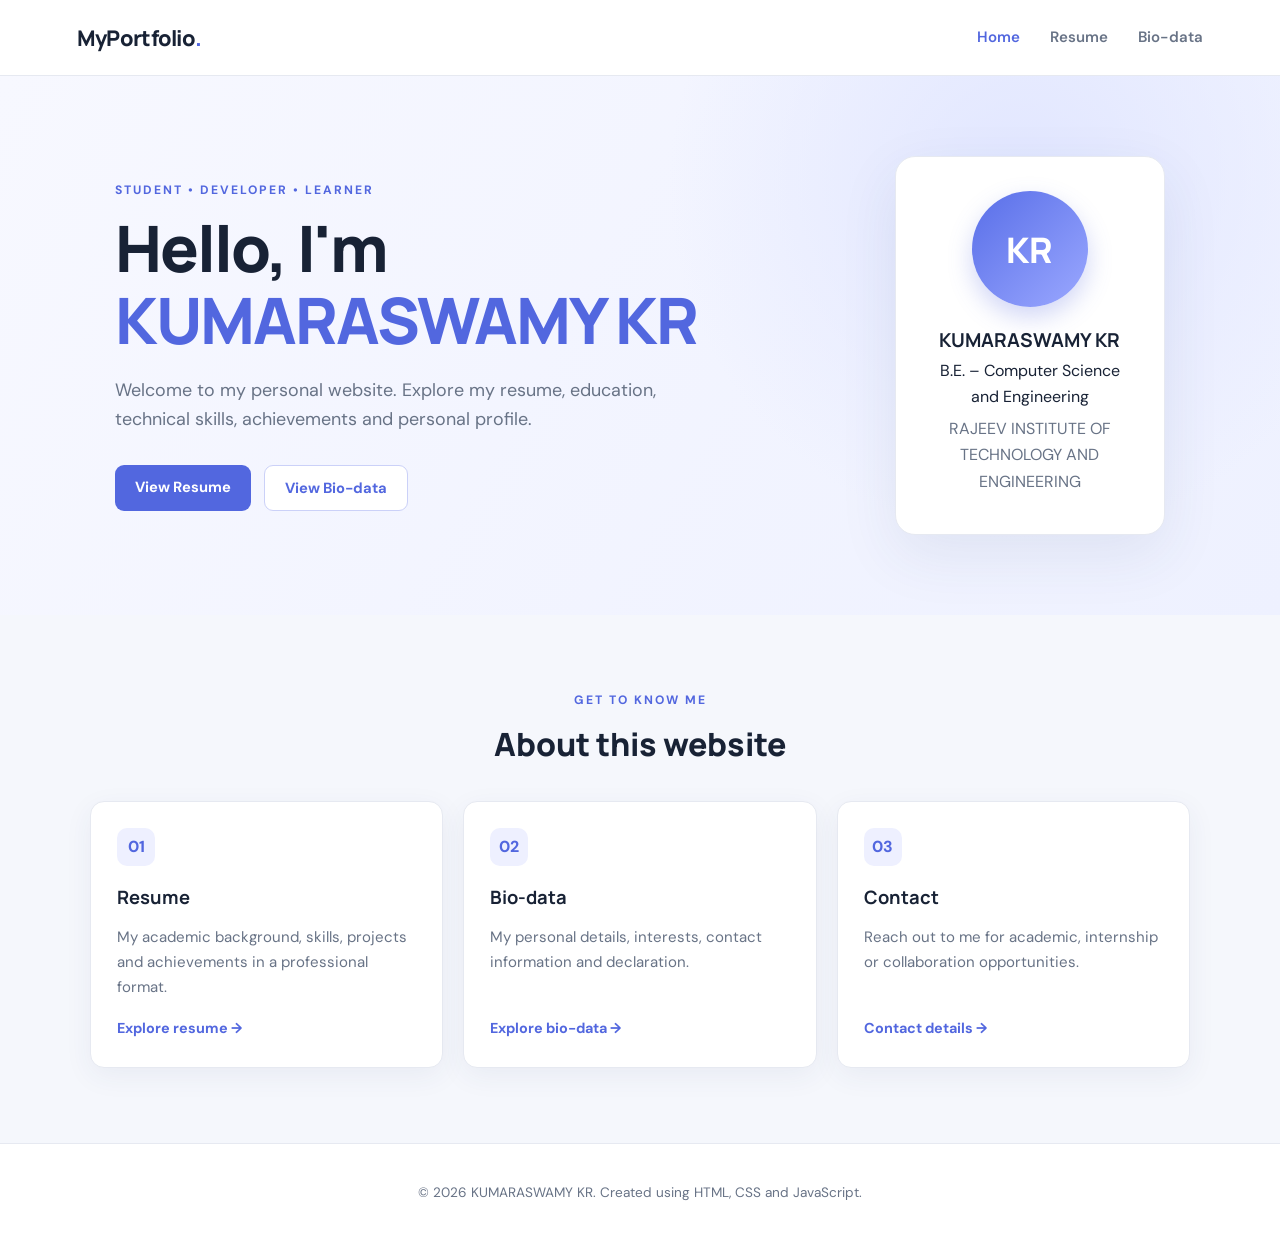
<file: index.html>
<!DOCTYPE html>
<html lang="en">
<head>
  <meta charset="UTF-8">
  <meta name="viewport" content="width=device-width, initial-scale=1.0">
  <meta name="description" content="Student portfolio, resume and bio-data website">
  <title>Home | Student Portfolio</title>
  <link rel="stylesheet" href="style.css">
  <script src="script.js" defer></script>
</head>
<body>
  <header class="site-header">
    <a class="brand" href="index.html">MyPortfolio<span>.</span></a>
    <button class="menu-toggle" aria-label="Toggle navigation" aria-expanded="false">☰</button>
    <nav class="nav" aria-label="Main navigation">
      <a class="active" href="index.html">Home</a>
      <a href="resume.html">Resume</a>
      <a href="biodata.html">Bio-data</a>
    </nav>
  </header>

  <main>
    <section class="hero">
      <div class="hero-content">
        <p class="eyebrow">STUDENT • DEVELOPER • LEARNER</p>
        <h1>Hello, I'm <span>KUMARASWAMY KR</span></h1>
        <p class="hero-text">Welcome to my personal website. Explore my resume, education, technical skills, achievements and personal profile.</p>
        <div class="actions">
          <a class="button primary" href="resume.html">View Resume</a>
          <a class="button secondary" href="biodata.html">View Bio-data</a>
        </div>
      </div>
      <div class="profile-card">
        <div class="avatar" aria-hidden="true">KR</div>
        <h2>KUMARASWAMY KR</h2>
        <p>B.E. – Computer Science and Engineering</p>
        <p class="muted">RAJEEV INSTITUTE OF TECHNOLOGY AND ENGINEERING</p>
      </div>
    </section>

    <section class="section">
      <div class="section-heading">
        <p class="eyebrow">GET TO KNOW ME</p>
        <h2>About this website</h2>
      </div>
      <div class="feature-grid">
        <article class="feature-card"><div class="feature-icon">01</div><h3>Resume</h3><p>My academic background, skills, projects and achievements in a professional format.</p><a href="resume.html">Explore resume →</a></article>
        <article class="feature-card"><div class="feature-icon">02</div><h3>Bio-data</h3><p>My personal details, interests, contact information and declaration.</p><a href="biodata.html">Explore bio-data →</a></article>
        <article class="feature-card"><div class="feature-icon">03</div><h3>Contact</h3><p>Reach out to me for academic, internship or collaboration opportunities.</p><a href="biodata.html#contact">Contact details →</a></article>
      </div>
    </section>
  </main>

  <footer class="footer"><p>© <span id="year"></span> KUMARASWAMY KR. Created using HTML, CSS and JavaScript.</p></footer>
</body>
</html>
</file>
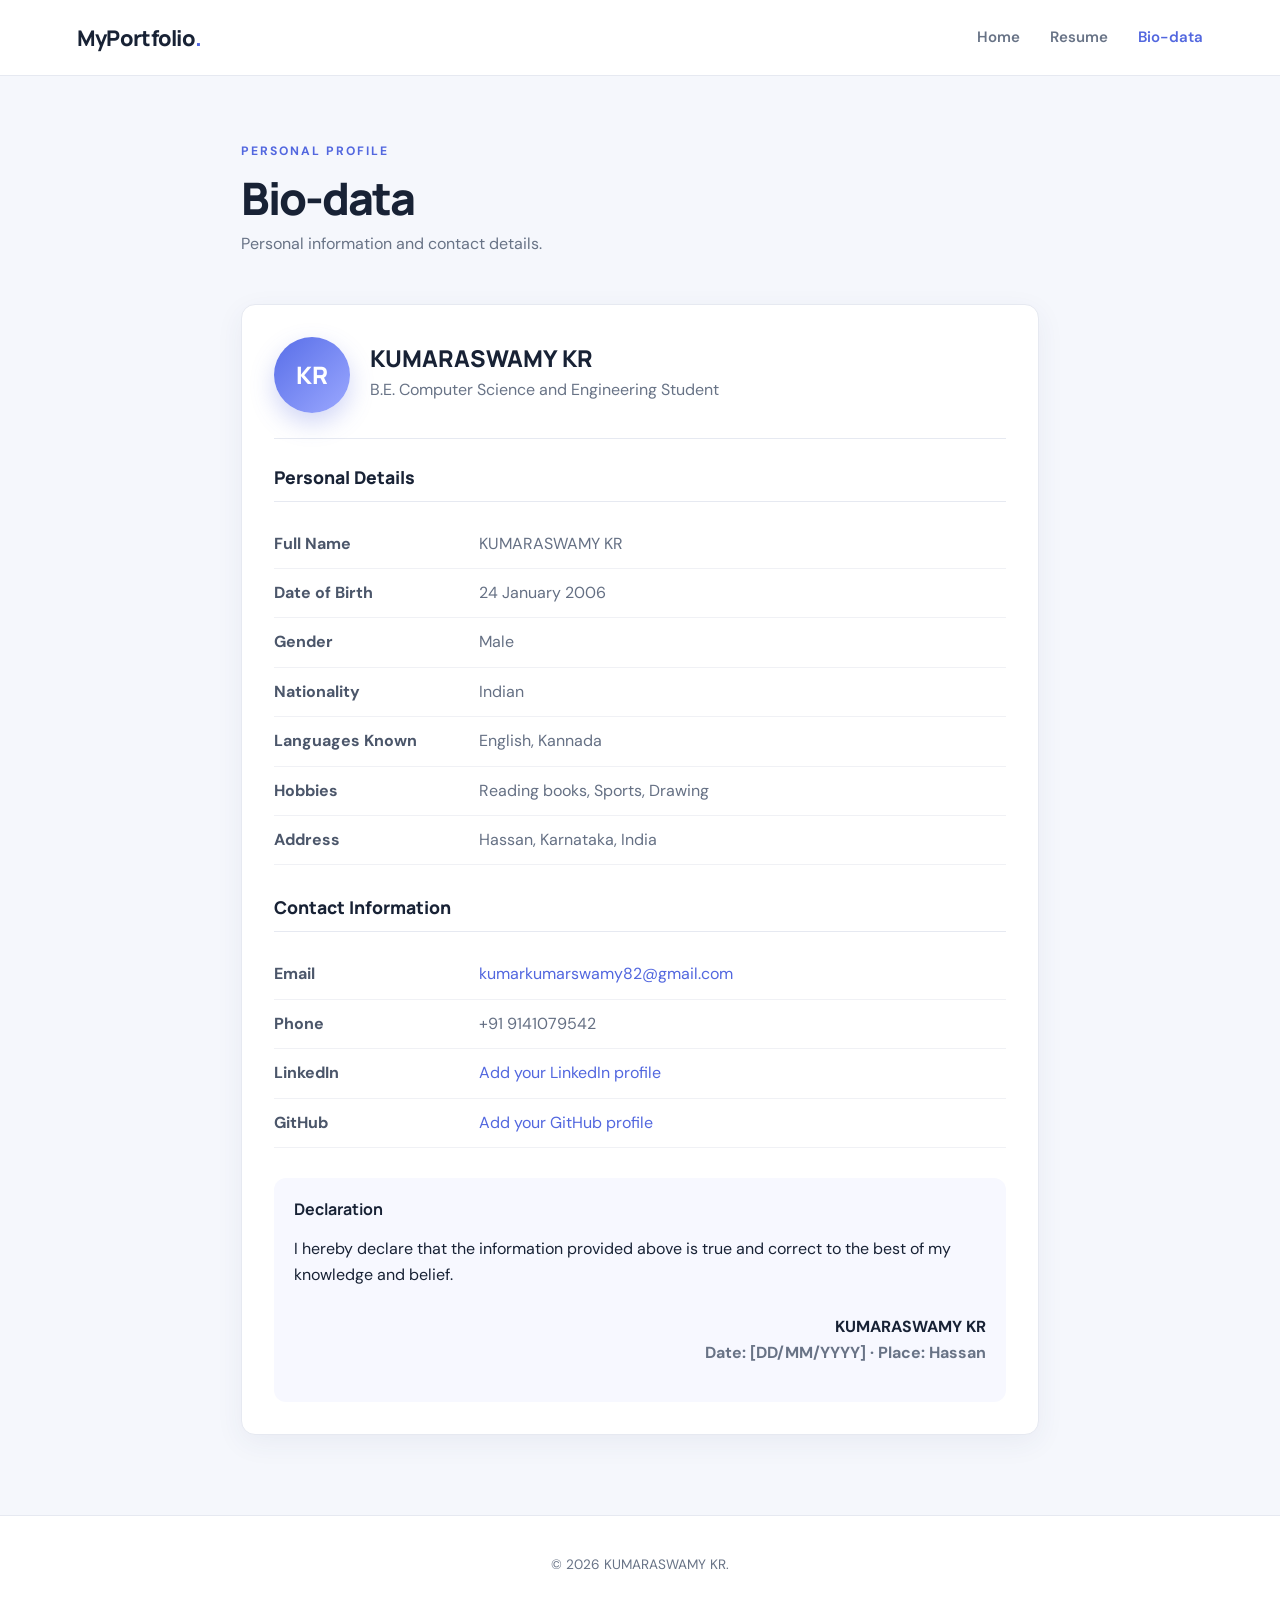
<file: biodata.html>
<!DOCTYPE html>
<html lang="en">
<head>
  <meta charset="UTF-8">
  <meta name="viewport" content="width=device-width, initial-scale=1.0">
  <title>Bio-data | Student Portfolio</title>
  <link rel="stylesheet" href="style.css">
  <script src="script.js" defer></script>
</head>
<body>
  <header class="site-header">
    <a class="brand" href="index.html">MyPortfolio<span>.</span></a>
    <button class="menu-toggle" aria-label="Toggle navigation" aria-expanded="false">☰</button>
    <nav class="nav" aria-label="Main navigation">
      <a href="index.html">Home</a><a href="resume.html">Resume</a><a class="active" href="biodata.html">Bio-data</a>
    </nav>
  </header>

  <main class="page-wrap narrow">
    <div class="page-title-row"><div><p class="eyebrow">PERSONAL PROFILE</p><h1>Bio-data</h1><p class="muted">Personal information and contact details.</p></div></div>
    <section class="panel bio-card">
      <div class="bio-heading"><div class="avatar small-avatar">KR</div><div><h2>KUMARASWAMY KR</h2><p class="muted">B.E. Computer Science and Engineering Student</p></div></div>
      <h3 class="subheading">Personal Details</h3>
      <dl class="details">
        <div><dt>Full Name</dt><dd>KUMARASWAMY KR</dd></div>
        <div><dt>Date of Birth</dt><dd>24 January 2006</dd></div>
        <div><dt>Gender</dt><dd>Male</dd></div>
        <div><dt>Nationality</dt><dd>Indian</dd></div>
        <div><dt>Languages Known</dt><dd>English, Kannada</dd></div>
        <div><dt>Hobbies</dt><dd>Reading books, Sports, Drawing</dd></div>
        <div><dt>Address</dt><dd>Hassan, Karnataka, India</dd></div>
      </dl>
      <h3 class="subheading" id="contact">Contact Information</h3>
      <dl class="details">
        <div><dt>Email</dt><dd><a href="mailto:kumarkumarswamy82@gmail.com">kumarkumarswamy82@gmail.com</a></dd></div>
        <div><dt>Phone</dt><dd>+91 9141079542</dd></div>
        <div><dt>LinkedIn</dt><dd><a href="https://www.linkedin.com/" target="_blank" rel="noopener">Add your LinkedIn profile</a></dd></div>
        <div><dt>GitHub</dt><dd><a href="https://github.com/" target="_blank" rel="noopener">Add your GitHub profile</a></dd></div>
      </dl>
      <div class="declaration"><h3>Declaration</h3><p>I hereby declare that the information provided above is true and correct to the best of my knowledge and belief.</p><p class="signature">KUMARASWAMY KR<br><span class="muted">Date: [DD/MM/YYYY] · Place: Hassan</span></p></div>
    </section>
  </main>
  <footer class="footer"><p>© <span id="year"></span> KUMARASWAMY KR.</p></footer>
</body>
</html>
</file>
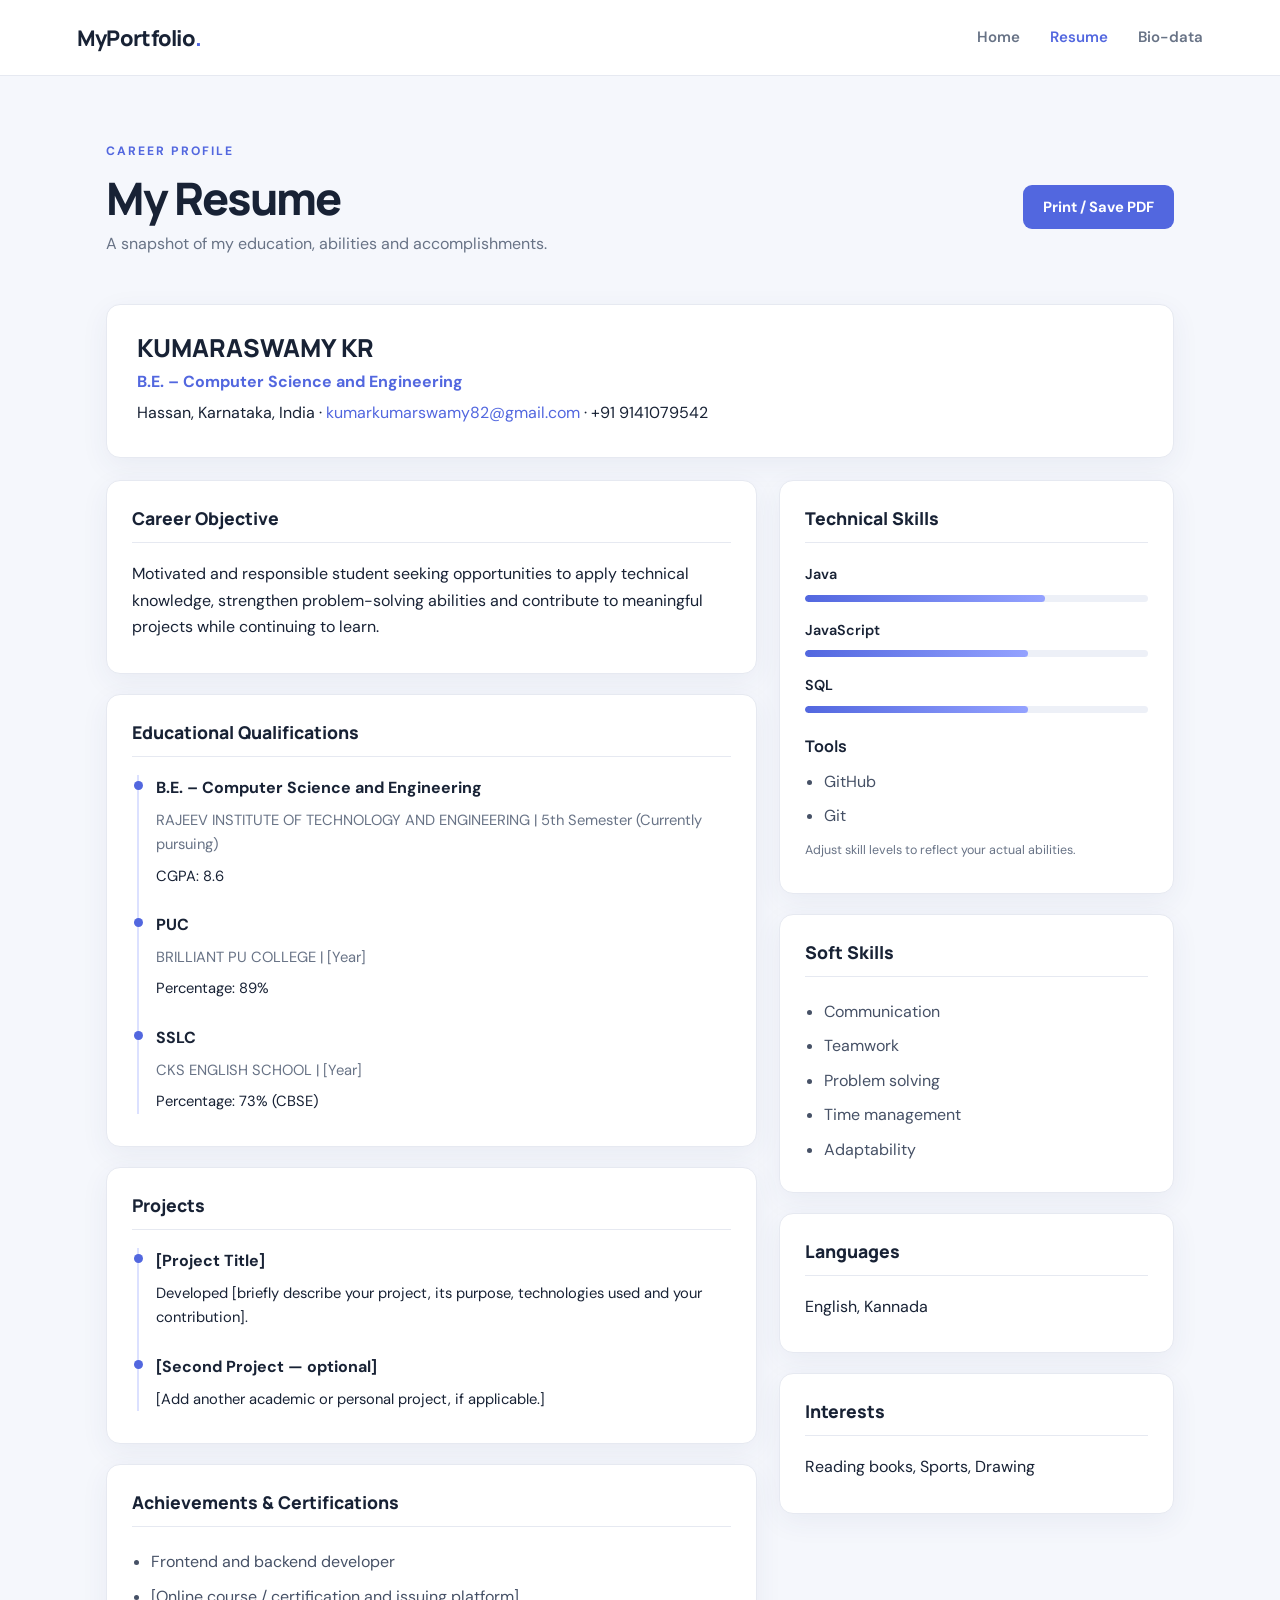
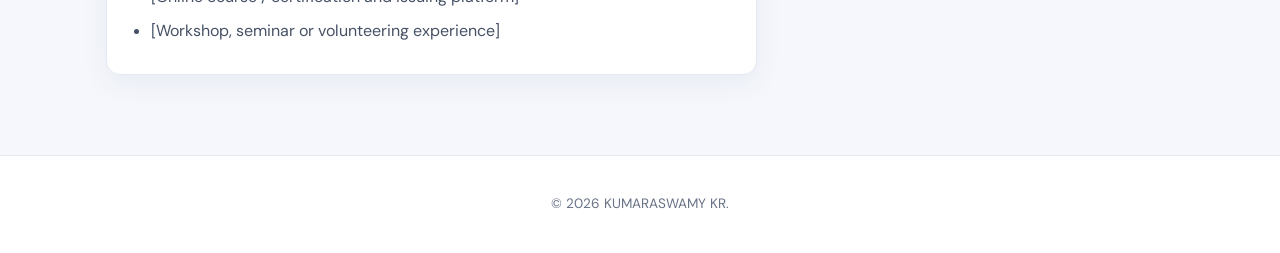
<file: resume.html>
<!DOCTYPE html>
<html lang="en">
<head>
  <meta charset="UTF-8">
  <meta name="viewport" content="width=device-width, initial-scale=1.0">
  <title>Resume | Student Portfolio</title>
  <link rel="stylesheet" href="style.css">
  <script src="script.js" defer></script>
</head>
<body>
  <header class="site-header">
    <a class="brand" href="index.html">MyPortfolio<span>.</span></a>
    <button class="menu-toggle" aria-label="Toggle navigation" aria-expanded="false">☰</button>
    <nav class="nav" aria-label="Main navigation">
      <a href="index.html">Home</a><a class="active" href="resume.html">Resume</a><a href="biodata.html">Bio-data</a>
    </nav>
  </header>

  <main class="page-wrap">
    <div class="page-title-row">
      <div><p class="eyebrow">CAREER PROFILE</p><h1>My Resume</h1><p class="muted">A snapshot of my education, abilities and accomplishments.</p></div>
      <button class="button primary no-print" id="printBtn">Print / Save PDF</button>
    </div>

    <section class="resume-top panel">
      <div><h2>KUMARASWAMY KR</h2><p class="role">B.E. – Computer Science and Engineering</p><p>Hassan, Karnataka, India · <a href="mailto:kumarkumarswamy82@gmail.com">kumarkumarswamy82@gmail.com</a> · +91 9141079542</p></div>
    </section>

    <div class="resume-layout">
      <div class="main-column">
        <section class="panel content-section">
          <h2>Career Objective</h2>
          <p>Motivated and responsible student seeking opportunities to apply technical knowledge, strengthen problem-solving abilities and contribute to meaningful projects while continuing to learn.</p>
        </section>
        <section class="panel content-section">
          <h2>Educational Qualifications</h2>
          <div class="timeline-item"><h3>B.E. – Computer Science and Engineering</h3><p class="muted">RAJEEV INSTITUTE OF TECHNOLOGY AND ENGINEERING | 5th Semester (Currently pursuing)</p><p>CGPA: 8.6</p></div>
          <div class="timeline-item"><h3>PUC</h3><p class="muted">BRILLIANT PU COLLEGE | [Year]</p><p>Percentage: 89%</p></div>
          <div class="timeline-item"><h3>SSLC</h3><p class="muted">CKS ENGLISH SCHOOL | [Year]</p><p>Percentage: 73% (CBSE)</p></div>
        </section>
        <section class="panel content-section">
          <h2>Projects</h2>
          <div class="timeline-item"><h3>[Project Title]</h3><p>Developed [briefly describe your project, its purpose, technologies used and your contribution].</p></div>
          <div class="timeline-item"><h3>[Second Project — optional]</h3><p>[Add another academic or personal project, if applicable.]</p></div>
        </section>
        <section class="panel content-section">
          <h2>Achievements & Certifications</h2>
          <ul class="clean-list"><li>Frontend and backend developer</li><li>[Online course / certification and issuing platform]</li><li>[Workshop, seminar or volunteering experience]</li></ul>
        </section>
      </div>
      <aside class="side-column">
        <section class="panel content-section"><h2>Technical Skills</h2>
          <div class="skill"><span>Java</span><div class="skill-track"><i style="width:70%"></i></div></div>
          <div class="skill"><span>JavaScript</span><div class="skill-track"><i style="width:65%"></i></div></div>
          <div class="skill"><span>SQL</span><div class="skill-track"><i style="width:65%"></i></div></div>
          <h3 style="font:700 1rem 'Manrope',sans-serif;margin:22px 0 8px">Tools</h3>
          <ul class="clean-list"><li>GitHub</li><li>Git</li></ul>
          <p class="small muted">Adjust skill levels to reflect your actual abilities.</p></section>
        <section class="panel content-section"><h2>Soft Skills</h2><ul class="clean-list"><li>Communication</li><li>Teamwork</li><li>Problem solving</li><li>Time management</li><li>Adaptability</li></ul></section>
        <section class="panel content-section"><h2>Languages</h2><p>English, Kannada</p></section>
        <section class="panel content-section"><h2>Interests</h2><p>Reading books, Sports, Drawing</p></section>
      </aside>
    </div>
  </main>
  <footer class="footer"><p>© <span id="year"></span> KUMARASWAMY KR.</p></footer>
</body>
</html>
</file>
<file: style.css>
@import url('https://fonts.googleapis.com/css2?family=DM+Sans:wght@400;500;600;700&family=Manrope:wght@400;500;600;700;800&display=swap');
:root{--ink:#182235;--muted:#687386;--accent:#5267df;--accent-dark:#3e50c4;--paper:#f5f7fc;--line:#e6e9f1;--white:#fff}
*{box-sizing:border-box}html{scroll-behavior:smooth}body{margin:0;background:var(--paper);color:var(--ink);font-family:'DM Sans',sans-serif;line-height:1.65}a{color:var(--accent);text-decoration:none}a:hover{text-decoration:underline}.site-header{height:76px;padding:0 max(6vw,24px);display:flex;align-items:center;justify-content:space-between;background:rgba(255,255,255,.94);border-bottom:1px solid var(--line);position:sticky;top:0;z-index:10;backdrop-filter:blur(12px)}.brand{font:800 1.35rem 'Manrope',sans-serif;color:var(--ink);letter-spacing:-.7px}.brand span{color:var(--accent)}.nav{display:flex;gap:30px}.nav a{color:var(--muted);font-weight:600;font-size:.94rem}.nav a.active,.nav a:hover{color:var(--accent)}.menu-toggle{display:none;background:none;border:0;font-size:1.6rem;color:var(--ink)}
.hero{min-height:530px;padding:80px max(9vw,28px);display:flex;align-items:center;justify-content:space-between;gap:50px;background:radial-gradient(circle at 80% 20%,#e1e6ff 0,transparent 32%),linear-gradient(120deg,#f7f8ff,#eef1ff)}.hero-content{max-width:650px}.eyebrow{color:var(--accent);font-size:.76rem;font-weight:700;letter-spacing:2px;margin:0 0 12px}.hero h1,.page-wrap h1{font:800 clamp(2.5rem,5vw,4.2rem)/1.12 'Manrope',sans-serif;letter-spacing:-2px;margin:0 0 20px}.hero h1 span{color:var(--accent)}.hero-text{font-size:1.12rem;color:var(--muted);max-width:580px}.actions{display:flex;gap:13px;margin-top:30px;flex-wrap:wrap}.button{border:0;border-radius:9px;padding:12px 20px;font:700 .92rem 'DM Sans',sans-serif;cursor:pointer;display:inline-block}.primary{background:var(--accent);color:white}.primary:hover{background:var(--accent-dark);text-decoration:none}.secondary{border:1px solid #cbd1f8;color:var(--accent);background:white}.secondary:hover{text-decoration:none;background:#f7f8ff}.profile-card{background:white;border:1px solid var(--line);box-shadow:0 20px 60px #34447716;border-radius:20px;padding:34px;width:270px;text-align:center;flex-shrink:0}.avatar{height:116px;width:116px;border-radius:50%;margin:0 auto 20px;display:grid;place-items:center;background:linear-gradient(135deg,#586ee8,#9ba8ff);color:white;font:800 2.2rem 'Manrope',sans-serif;box-shadow:0 10px 25px #5267df44}.profile-card h2{font:700 1.2rem 'Manrope',sans-serif;margin:0}.profile-card p{margin:5px 0}.muted{color:var(--muted)}.section{padding:75px max(7vw,24px)}.section-heading{text-align:center;margin-bottom:35px}.section-heading h2{font:800 2rem 'Manrope',sans-serif;margin:0}.feature-grid{display:grid;grid-template-columns:repeat(3,1fr);gap:20px;max-width:1100px;margin:auto}.feature-card,.panel{background:white;border:1px solid var(--line);border-radius:14px;box-shadow:0 8px 28px #283b6810}.feature-card{padding:26px}.feature-icon{height:38px;width:38px;border-radius:10px;background:#eef0ff;color:var(--accent);display:grid;place-items:center;font-weight:800}.feature-card h3{font:700 1.15rem 'Manrope',sans-serif;margin:18px 0 7px}.feature-card p{color:var(--muted);font-size:.94rem;min-height:75px}.feature-card a{font-weight:700;font-size:.9rem}.footer{text-align:center;padding:24px;border-top:1px solid var(--line);color:var(--muted);font-size:.85rem;background:white}
.page-wrap{max-width:1120px;margin:0 auto;padding:65px 26px 80px}.page-wrap.narrow{max-width:850px}.page-title-row{display:flex;align-items:center;justify-content:space-between;gap:20px;margin-bottom:30px}.page-wrap h1{font-size:2.8rem;margin-bottom:8px}.page-title-row p{margin-top:0}.resume-top{padding:26px 30px;margin-bottom:22px}.resume-top h2{font:800 1.55rem 'Manrope',sans-serif;margin:0}.resume-top p{margin:5px 0}.role{font-weight:700;color:var(--accent)}.resume-layout{display:grid;grid-template-columns:1.65fr 1fr;gap:22px;align-items:start}.main-column,.side-column{display:grid;gap:20px}.content-section{padding:25px}.content-section h2,.subheading{font:800 1.1rem 'Manrope',sans-serif;margin:0 0 18px;padding-bottom:12px;border-bottom:1px solid var(--line)}.content-section p{margin:7px 0}.timeline-item{border-left:2px solid #dce1ff;padding:0 0 17px 17px;margin-left:5px;position:relative}.timeline-item:last-child{padding-bottom:0}.timeline-item:before{content:'';height:9px;width:9px;border-radius:50%;background:var(--accent);position:absolute;left:-5.5px;top:6px}.timeline-item h3{font-size:1rem;margin:0}.timeline-item p{font-size:.92rem}.clean-list{padding-left:19px;margin:0}.clean-list li{padding:4px 0;color:#465166}.skill{margin:15px 0}.skill span{font-weight:600;font-size:.9rem}.skill-track{height:7px;border-radius:8px;background:#edf0f7;margin-top:7px;overflow:hidden}.skill-track i{height:100%;display:block;background:linear-gradient(90deg,#5267df,#94a2ff);border-radius:8px}.small{font-size:.78rem}.bio-card{padding:32px}.bio-heading{display:flex;align-items:center;gap:20px;padding-bottom:25px;border-bottom:1px solid var(--line);margin-bottom:26px}.bio-heading h2{font:800 1.45rem 'Manrope',sans-serif;margin:0}.bio-heading p{margin:3px 0}.small-avatar{height:76px;width:76px;font-size:1.5rem;margin:0}.details{margin:0 0 30px}.details div{display:grid;grid-template-columns:190px 1fr;gap:15px;padding:11px 0;border-bottom:1px solid #f0f1f5}.details dt{font-weight:700;color:#4b566a}.details dd{margin:0;color:#657084}.declaration{background:#f7f8ff;border-radius:12px;padding:20px}.declaration h3{margin:0 0 7px;font:700 1rem 'Manrope',sans-serif}.signature{text-align:right;font-weight:700;margin-top:25px!important}
@media(max-width:760px){.site-header{height:66px}.menu-toggle{display:block}.nav{display:none;position:absolute;top:65px;left:0;right:0;padding:18px 25px;background:white;border-bottom:1px solid var(--line);flex-direction:column;gap:15px}.nav.open{display:flex}.hero{padding:60px 25px;flex-direction:column;align-items:flex-start}.profile-card{align-self:center}.feature-grid{grid-template-columns:1fr}.feature-card p{min-height:0}.resume-layout{grid-template-columns:1fr}.page-title-row{align-items:flex-start;flex-direction:column}.details div{grid-template-columns:1fr;gap:2px}.page-wrap h1{font-size:2.35rem}}
@media print{body{background:white}.site-header,.footer,.no-print{display:none!important}.page-wrap{padding:0;max-width:none}.panel{box-shadow:none;break-inside:avoid}.resume-layout{grid-template-columns:1.6fr 1fr}.page-title-row{margin-bottom:15px}a{color:inherit}}
</file>
